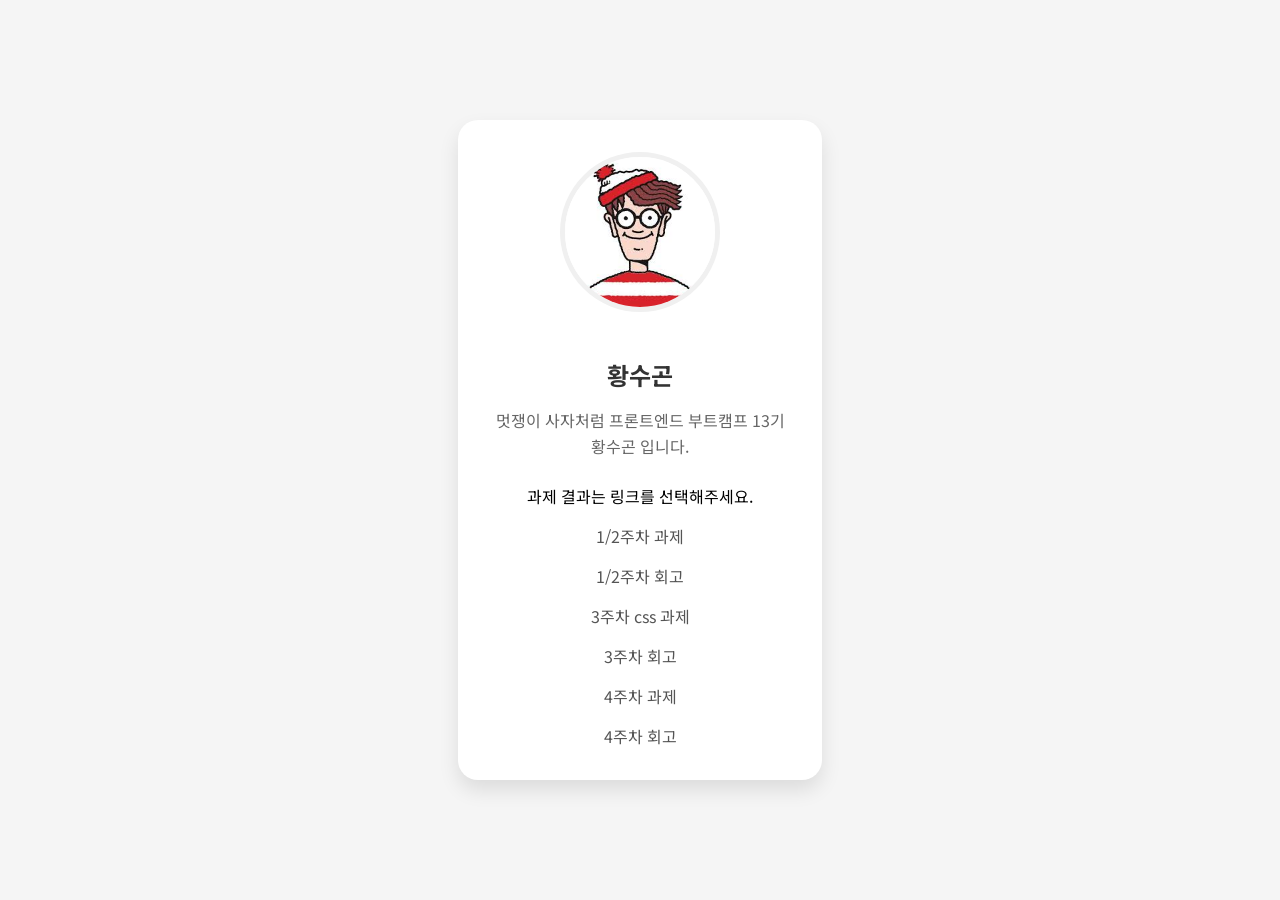
<file: index.html>
<!doctype html>
<html lang="ko">
  <head>
    <meta charset="UTF-8" />
    <meta name="viewport" content="width=device-width, initial-scale=1.0" />
    <title>HTML/CSS 과제</title>
    <style>
      body {
        margin: 0;
        padding: 0;
        font-family: "Noto Sans KR", sans-serif;
        background-color: #f5f5f5;
        display: flex;
        justify-content: center;
        align-items: center;
        min-height: 100vh;
      }

      .profile-card {
        background: white;
        border-radius: 20px;
        box-shadow: 0 10px 20px rgba(0, 0, 0, 0.1);
        padding: 2rem;
        width: 300px;
        text-align: center;
      }

      .profile-image {
        width: 150px;
        height: 150px;
        border-radius: 50%;
        margin-bottom: 1.5rem;
        object-fit: cover;
        border: 5px solid #f0f0f0;
      }

      .name {
        font-size: 1.5rem;
        font-weight: bold;
        color: #333;
        margin-bottom: 0.5rem;
      }

      .bio {
        color: #666;
        line-height: 1.6;
        margin-bottom: 1.5rem;
      }

      .homework-links {
        display: flex;
        flex-direction: column;
        justify-content:flex-start;
        gap: 1rem;
        margin: 0;
        padding: 0;
        list-style: none;
      }

      .homework-links a {
        color: #555;
        text-decoration: none;
        transition: color 0.3s ease;
      }

      .homework-links a:hover {
        color: #007bff;
      }
      
    </style>
    <link
      href="https://fonts.googleapis.com/css2?family=Noto+Sans+KR:wght@400;700&display=swap"
      rel="stylesheet"
    />
    <link
      rel="stylesheet"
      href="https://cdnjs.cloudflare.com/ajax/libs/font-awesome/5.15.4/css/all.min.css"
    />
  </head>
  <body>
    <div class="profile-card">
      <img
        src="./src/assets/images/wally.jpeg"
        alt="프로필 이미지"
        class="profile-image"
        width="200px"
      />
      <h1 class="name">황수곤</h1>
      <p class="bio">멋쟁이 사자처럼 프론트엔드 부트캠프 13기 황수곤 입니다.</p>
      <p>과제 결과는 링크를 선택해주세요.</p>
      <ul class="homework-links">
        <li><a href="./src/md/markdown.md">1/2주차 과제</a></li>
        <li><a href="./src/md/retrospect.md">1/2주차 회고</a</li>
        <li><a href="./src/avatars/avatars.html">3주차 css 과제</a></li>
        <li><a href="./src/avatars/avatars.md">3주차 회고</a></li>
        <li><a href="./src/login/login.html">4주차 과제</a></li>
        <li><a href="./src/login/login.md">4주차 회고</a></li>
      </ul>
    </div>
  </body>
</html>
</file>
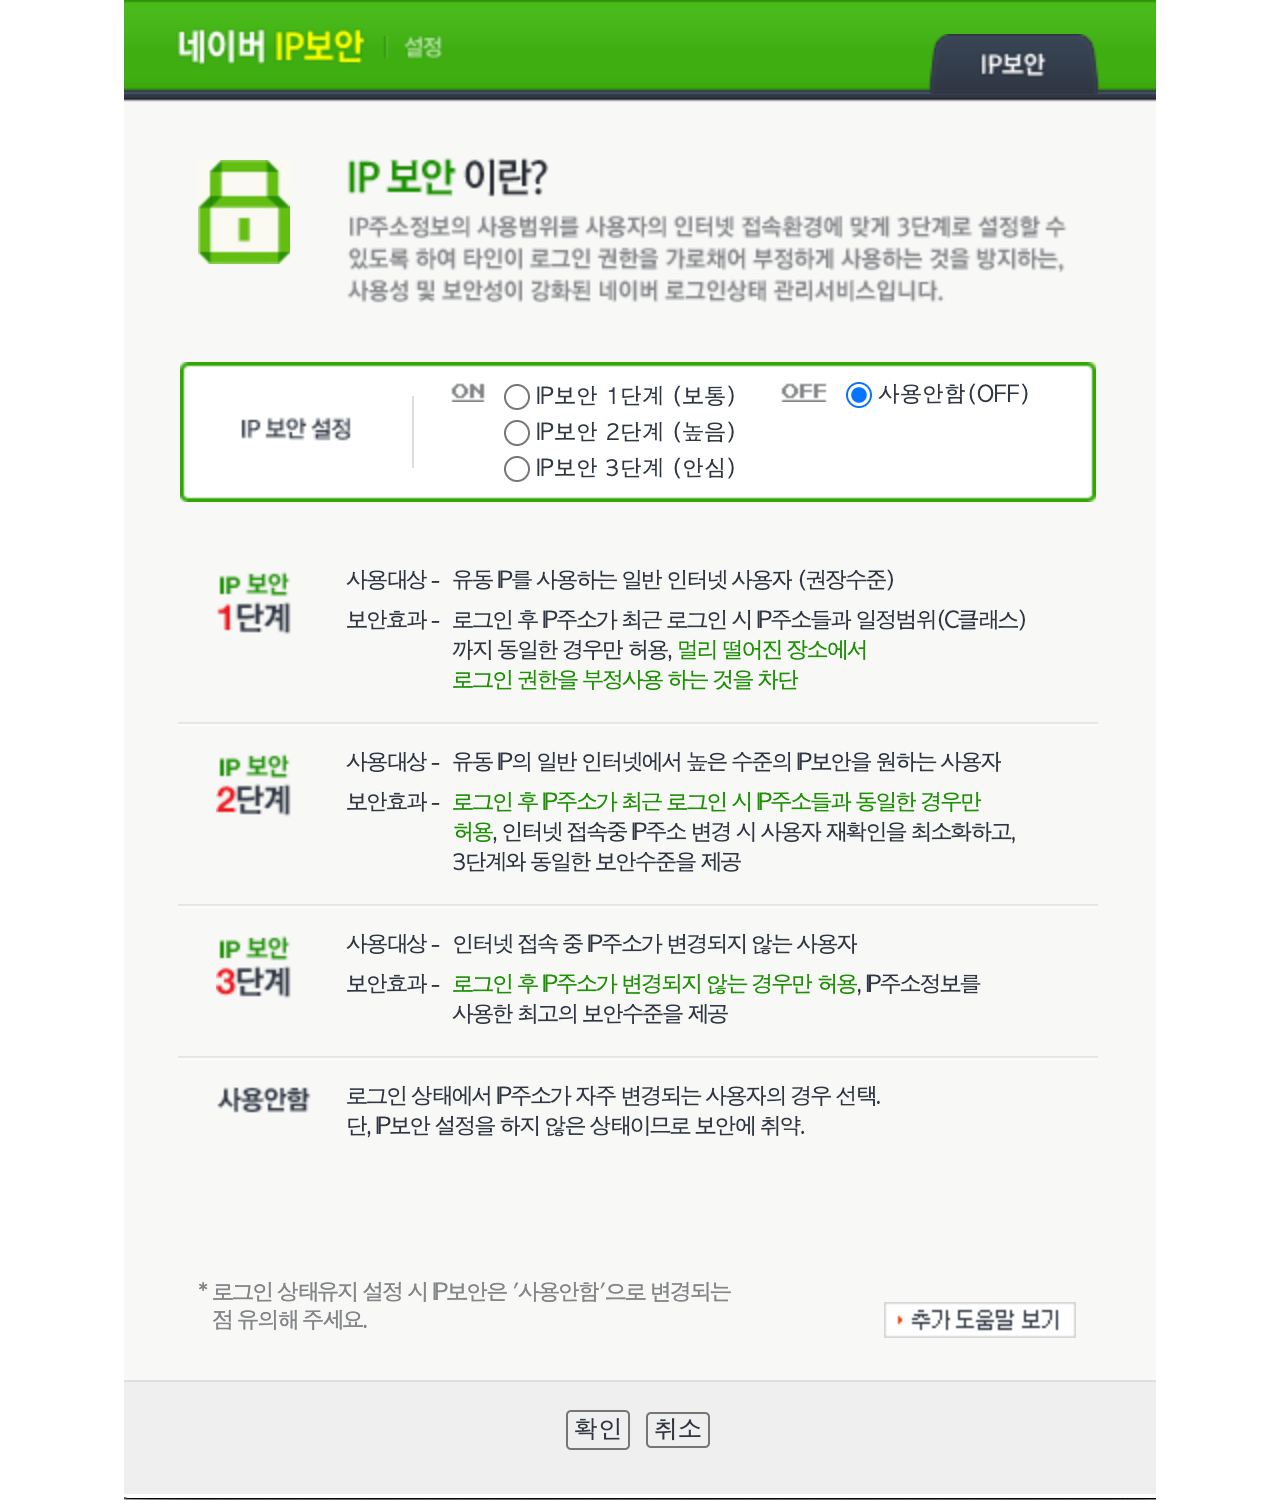
<file: src/login/pages/ip_security.html>
<!doctype html>
<html lang="ko">
  <head>
    <meta charset="UTF-8" />
    <meta name="viewport" content="width=device-width, initial-scale=1.0" />
    <title>네이버 IP 보안 로그인</title>
    <style>
      body {
        margin: 0;
      }

      div {
        display: flex;
        justify-content: center;
      }

      img {
        max-width: 100%;
        height: auto;
        margin: 0 auto;
      }
    </style>
  </head>

  <body>
    <div>
      <img src="./ip-security.png" alt="IP 보안 이란?..." />
    </div>
  </body>
</html>
</file>
